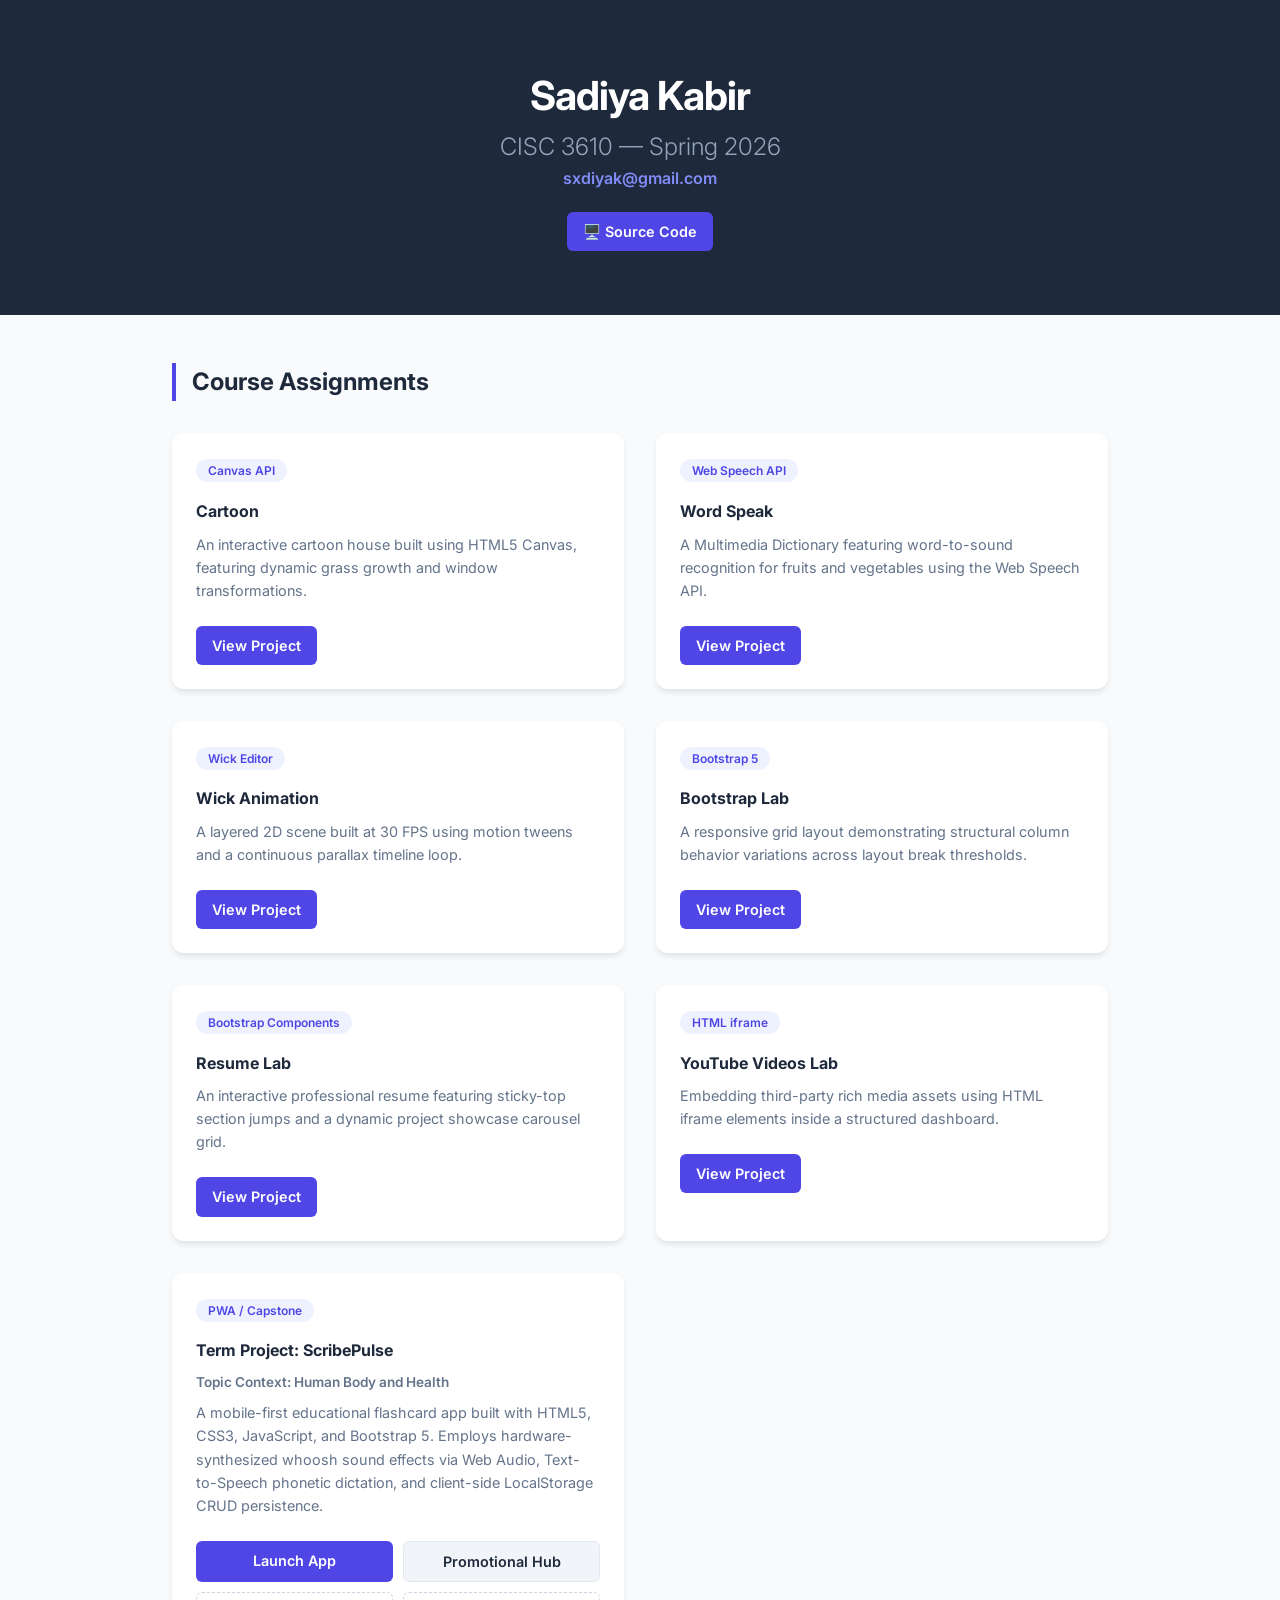
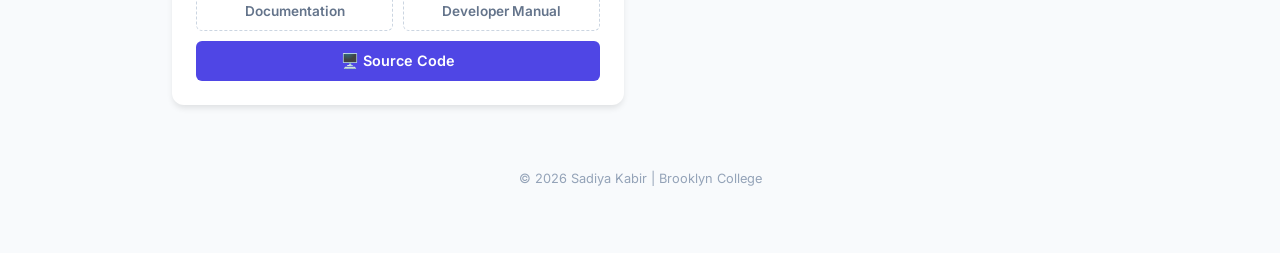
<file: index.html>
<!DOCTYPE html>
<html lang="en">
<head>
    <meta charset="UTF-8">
    <meta name="viewport" content="width=device-width, initial-scale=1.0">
    <title>Sadiya Kabir | CISC 3610 Portfolio</title>
    <link rel="stylesheet" href="style.css">
    <link href="https://fonts.googleapis.com/css2?family=Inter:wght@300;400;600&display=swap" rel="stylesheet">
    <style>
        /* 🎯 RESPONSIVE BUTTON WRAPPING SYSTEM (PREVENTS SQUEEZING ON NARROW SCREENS) */
        .pwa-btn-container {
            display: flex;
            flex-wrap: wrap;
            gap: 10px;
            margin-top: 15px;
            width: 100%;
        }
        .pwa-btn-container .btn {
            flex: 1 1 calc(50% - 10px); /* Splits into equal 2x2 grid when space is tight */
            min-width: 120px;
            text-align: center;
            white-space: nowrap;
        }
    </style>
</head>
<body>

    <header>
        <div class="container">
            <h1>Sadiya Kabir</h1>
            <h2>CISC 3610 — Spring 2026</h2>
            <div class="contact-info">
                <a href="mailto:sxdiyak@gmail.com">sxdiyak@gmail.com</a>
            </div>
            <div class="source-code">
                <a href="https://github.com/m-kabir02/portfolio" class="btn secondary" target="_blank">
                    🖥️ Source Code
                </a>
            </div>
        </div>
    </header>

    <main class="container">
        <section id="assignments">
            <h3>Course Assignments</h3>
            <div class="project-grid">
                
                <div class="card">
                    <div class="card-content">
                        <span class="tag">Canvas API</span>
                        <h4>Cartoon</h4>
                        <p>An interactive cartoon house built using HTML5 Canvas, featuring dynamic grass growth and window transformations.</p>
                        <a href="cartoon/index.html" class="btn">View Project</a>
                    </div>
                </div>

                <div class="card">
                    <div class="card-content">
                        <span class="tag">Web Speech API</span>
                        <h4>Word Speak</h4>
                        <p>A Multimedia Dictionary featuring word-to-sound recognition for fruits and vegetables using the Web Speech API.</p>
                        <a href="multimedia-dictionary/index.html" class="btn">View Project</a>
                    </div>
                </div>

                <div class="card">
                    <div class="card-content">
                        <span class="tag">Wick Editor</span>
                        <h4>Wick Animation</h4>
                        <p>A layered 2D scene built at 30 FPS using motion tweens and a continuous parallax timeline loop.</p>
                        <a href="wick-animation/index.html" class="btn">View Project</a>
                    </div>
                </div>

                <div class="card">
                    <div class="card-content">
                        <span class="tag">Bootstrap 5</span>
                        <h4>Bootstrap Lab</h4>
                        <p>A responsive grid layout demonstrating structural column behavior variations across layout break thresholds.</p>
                        <a href="bootstrap-grid/index.html" class="btn">View Project</a>
                    </div>
                </div>

                <div class="card">
                    <div class="card-content">
                        <span class="tag">Bootstrap Components</span>
                        <h4>Resume Lab</h4>
                        <p>An interactive professional resume featuring sticky-top section jumps and a dynamic project showcase carousel grid.</p>
                        <a href="resume-lab/index.html" class="btn">View Project</a>
                    </div>
                </div>
                
                <div class="card">
                    <div class="card-content">
                        <span class="tag">HTML iframe</span>
                        <h4>YouTube Videos Lab</h4>
                        <p>Embedding third-party rich media assets using HTML iframe elements inside a structured dashboard.</p>
                        <a href="youtube-lab/index.html" class="btn">View Project</a>
                    </div>
                </div>

                <div class="card term-project-card">
                    <div class="card-content">
                        <span class="tag">PWA / Capstone</span>
                        <h4>Term Project: ScribePulse</h4>
                        <p style="font-size: 0.85rem; color: #64748b; margin-bottom: 8px; font-weight: 600;">Topic Context: Human Body and Health</p>
                        <p>A mobile-first educational flashcard app built with HTML5, CSS3, JavaScript, and Bootstrap 5. Employs hardware-synthesized whoosh sound effects via Web Audio, Text-to-Speech phonetic dictation, and client-side LocalStorage CRUD persistence.</p>
                        
                        <div class="pwa-btn-container">
                            <a href="pwa/index.html" class="btn" target="_blank">Launch App</a>
                            <a href="pwa/promo.html" class="btn" style="background-color: #f1f5f9; color: #1e293b; border: 1px solid #e2e8f0;">Promotional Hub</a>
                            <a href="pwa/user-documentation.txt" target="_blank" class="btn" style="font-size: 0.85rem; background: transparent; color: #64748b; border: 1px dashed #cbd5e1;">Documentation</a>
                            <a href="pwa/promo.html#developer-manual" class="btn" style="font-size: 0.85rem; background: transparent; color: #64748b; border: 1px dashed #cbd5e1;">Developer Manual</a>
                            <a href="https://github.com/m-kabir02/portfolio/tree/main/pwa" class="btn secondary" target="_blank">🖥️ Source Code</a>
                        </div>
                    </div>
                </div>

            </div>
        </section>
    </main>

    <footer>
        <p>&copy; 2026 Sadiya Kabir | Brooklyn College</p>
    </footer>

</body>
</html>
</file>
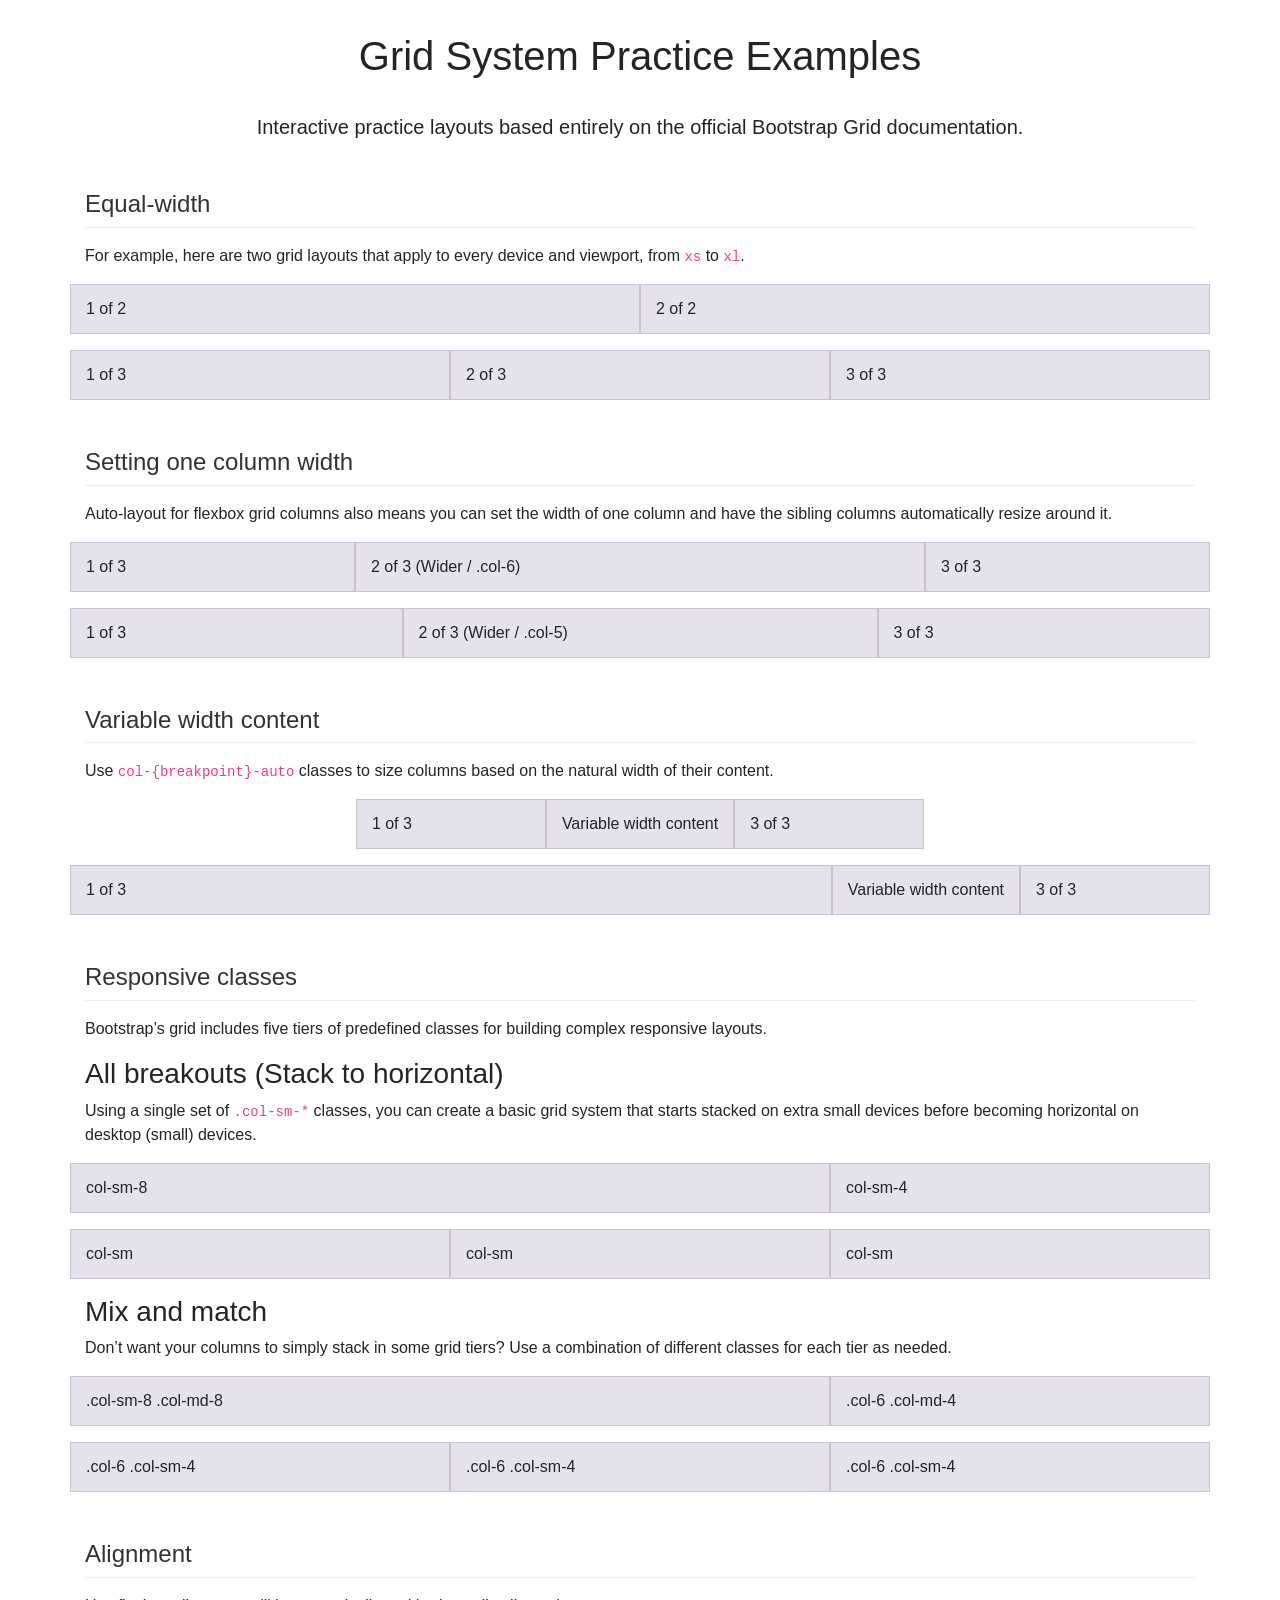
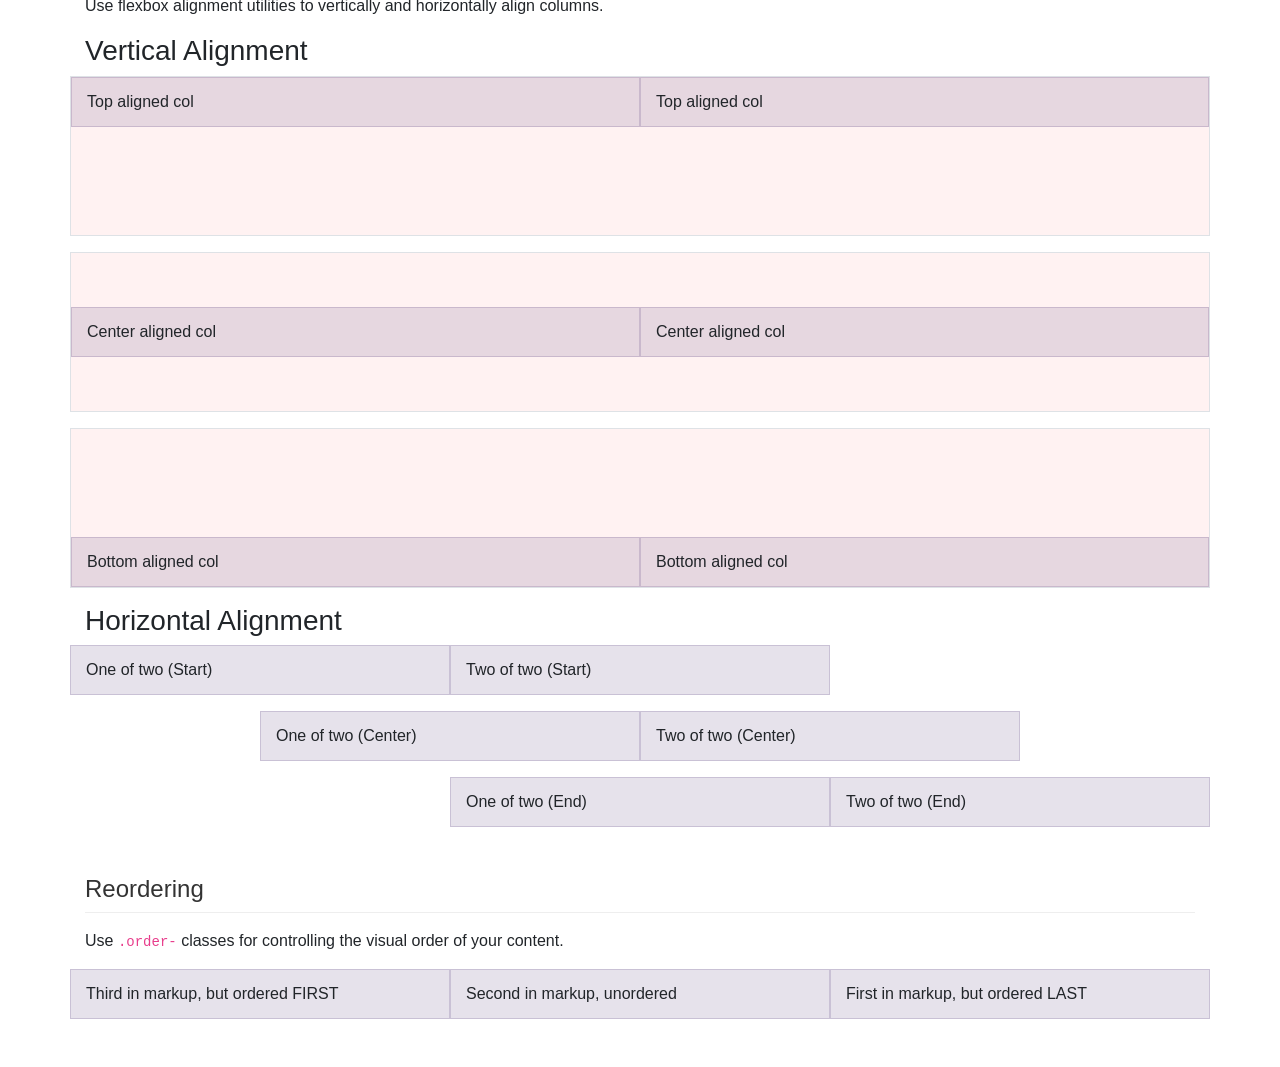
<file: bootstrap-grid/index.html>
<!DOCTYPE html>
<html lang="en">
<head>
    <meta charset="UTF-8">
    <meta name="viewport" content="width=device-width, initial-scale=1.0">
    <title>Bootstrap Grid Practice Examples</title>
    <link rel="stylesheet" href="https://cdn.jsdelivr.net/npm/bootstrap@4.6.2/dist/css/bootstrap.min.css">
    
    <style>
        body {
            padding-top: 2rem;
            padding-bottom: 2rem;
            background-color: #fff;
            color: #212529;
        }
        h1 {
            margin-bottom: 2rem;
        }
        h2 {
            margin-top: 3rem;
            margin-bottom: 1rem;
            font-size: 1.5rem;
            color: #333;
            border-bottom: 1px solid #eee;
            padding-bottom: 0.5rem;
        }
        
        /* Official Docs-like styling for grid rows and columns */
        .themed-grid-col {
            padding-top: .75rem;
            padding-bottom: .75rem;
            background-color: rgba(86, 61, 124, .15);
            border: 1px solid rgba(86, 61, 124, .2);
        }
        .themed-container {
            padding: .75rem;
            margin-bottom: 1.5rem;
            background-color: rgba(0, 123, 255, .15);
            border: 1px solid rgba(0, 123, 255, .2);
        }
        .row {
            margin-bottom: 1rem;
        }
        /* Custom row height for demonstrating vertical alignment */
        .demo-align-row {
            min-height: 10rem;
            background-color: rgba(255, 0, 0, 0.05);
        }
    </style>
</head>
<body>

    <div class="container">
        <div class="text-center mb-5">
            <h1>Grid System Practice Examples</h1>
            <p class="lead">Interactive practice layouts based entirely on the official Bootstrap Grid documentation.</p>
        </div>

        <h2>Equal-width</h2>
        <p>For example, here are two grid layouts that apply to every device and viewport, from <code>xs</code> to <code>xl</code>.</p>
        
        <div class="row">
            <div class="col themed-grid-col">1 of 2</div>
            <div class="col themed-grid-col">2 of 2</div>
        </div>
        <div class="row">
            <div class="col themed-grid-col">1 of 3</div>
            <div class="col themed-grid-col">2 of 3</div>
            <div class="col themed-grid-col">3 of 3</div>
        </div>


        <h2>Setting one column width</h2>
        <p>Auto-layout for flexbox grid columns also means you can set the width of one column and have the sibling columns automatically resize around it.</p>
        
        <div class="row">
            <div class="col themed-grid-col">1 of 3</div>
            <div class="col-6 themed-grid-col">2 of 3 (Wider / .col-6)</div>
            <div class="col themed-grid-col">3 of 3</div>
        </div>
        <div class="row">
            <div class="col themed-grid-col">1 of 3</div>
            <div class="col-5 themed-grid-col">2 of 3 (Wider / .col-5)</div>
            <div class="col themed-grid-col">3 of 3</div>
        </div>


        <h2>Variable width content</h2>
        <p>Use <code>col-{breakpoint}-auto</code> classes to size columns based on the natural width of their content.</p>
        
        <div class="row justify-content-md-center">
            <div class="col col-lg-2 themed-grid-col">1 of 3</div>
            <div class="col-md-auto themed-grid-col">Variable width content</div>
            <div class="col col-lg-2 themed-grid-col">3 of 3</div>
        </div>
        <div class="row">
            <div class="col themed-grid-col">1 of 3</div>
            <div class="col-md-auto themed-grid-col">Variable width content</div>
            <div class="col col-lg-2 themed-grid-col">3 of 3</div>
        </div>


        <h2>Responsive classes</h2>
        <p>Bootstrap’s grid includes five tiers of predefined classes for building complex responsive layouts.</p>
        
        <h3>All breakouts (Stack to horizontal)</h3>
        <p>Using a single set of <code>.col-sm-*</code> classes, you can create a basic grid system that starts stacked on extra small devices before becoming horizontal on desktop (small) devices.</p>
        <div class="row">
            <div class="col-sm-8 themed-grid-col">col-sm-8</div>
            <div class="col-sm-4 themed-grid-col">col-sm-4</div>
        </div>
        <div class="row">
            <div class="col-sm themed-grid-col">col-sm</div>
            <div class="col-sm themed-grid-col">col-sm</div>
            <div class="col-sm themed-grid-col">col-sm</div>
        </div>

        <h3>Mix and match</h3>
        <p>Don’t want your columns to simply stack in some grid tiers? Use a combination of different classes for each tier as needed.</p>
        <div class="row">
            <div class="col-sm-8 col-md-8 themed-grid-col">.col-sm-8 .col-md-8</div>
            <div class="col-6 col-md-4 themed-grid-col">.col-6 .col-md-4</div>
        </div>
        <div class="row">
            <div class="col-6 col-sm-4 themed-grid-col">.col-6 .col-sm-4</div>
            <div class="col-6 col-sm-4 themed-grid-col">.col-6 .col-sm-4</div>
            <div class="col-6 col-sm-4 themed-grid-col">.col-6 .col-sm-4</div>
        </div>


        <h2>Alignment</h2>
        <p>Use flexbox alignment utilities to vertically and horizontally align columns.</p>
        
        <h3>Vertical Alignment</h3>
        <div class="row align-items-start demo-align-row border mb-3">
            <div class="col themed-grid-col">Top aligned col</div>
            <div class="col themed-grid-col">Top aligned col</div>
        </div>
        <div class="row align-items-center demo-align-row border mb-3">
            <div class="col themed-grid-col">Center aligned col</div>
            <div class="col themed-grid-col">Center aligned col</div>
        </div>
        <div class="row align-items-end demo-align-row border mb-3">
            <div class="col themed-grid-col">Bottom aligned col</div>
            <div class="col themed-grid-col">Bottom aligned col</div>
        </div>

        <h3>Horizontal Alignment</h3>
        <div class="row justify-content-start">
            <div class="col-4 themed-grid-col">One of two (Start)</div>
            <div class="col-4 themed-grid-col">Two of two (Start)</div>
        </div>
        <div class="row justify-content-center">
            <div class="col-4 themed-grid-col">One of two (Center)</div>
            <div class="col-4 themed-grid-col">Two of two (Center)</div>
        </div>
        <div class="row justify-content-end">
            <div class="col-4 themed-grid-col">One of two (End)</div>
            <div class="col-4 themed-grid-col">Two of two (End)</div>
        </div>


        <h2>Reordering</h2>
        <p>Use <code>.order-</code> classes for controlling the visual order of your content.</p>
        
        <div class="row">
            <div class="col themed-grid-col order-last">First in markup, but ordered LAST</div>
            <div class="col themed-grid-col">Second in markup, unordered</div>
            <div class="col themed-grid-col order-first">Third in markup, but ordered FIRST</div>
        </div>

    </div>

    <script src="https://cdn.jsdelivr.net/npm/jquery@3.5.1/dist/jquery.slim.min.js"></script>
    <script src="https://cdn.jsdelivr.net/npm/bootstrap@4.6.2/dist/js/bootstrap.bundle.min.js"></script>
</body>
</html>
</file>
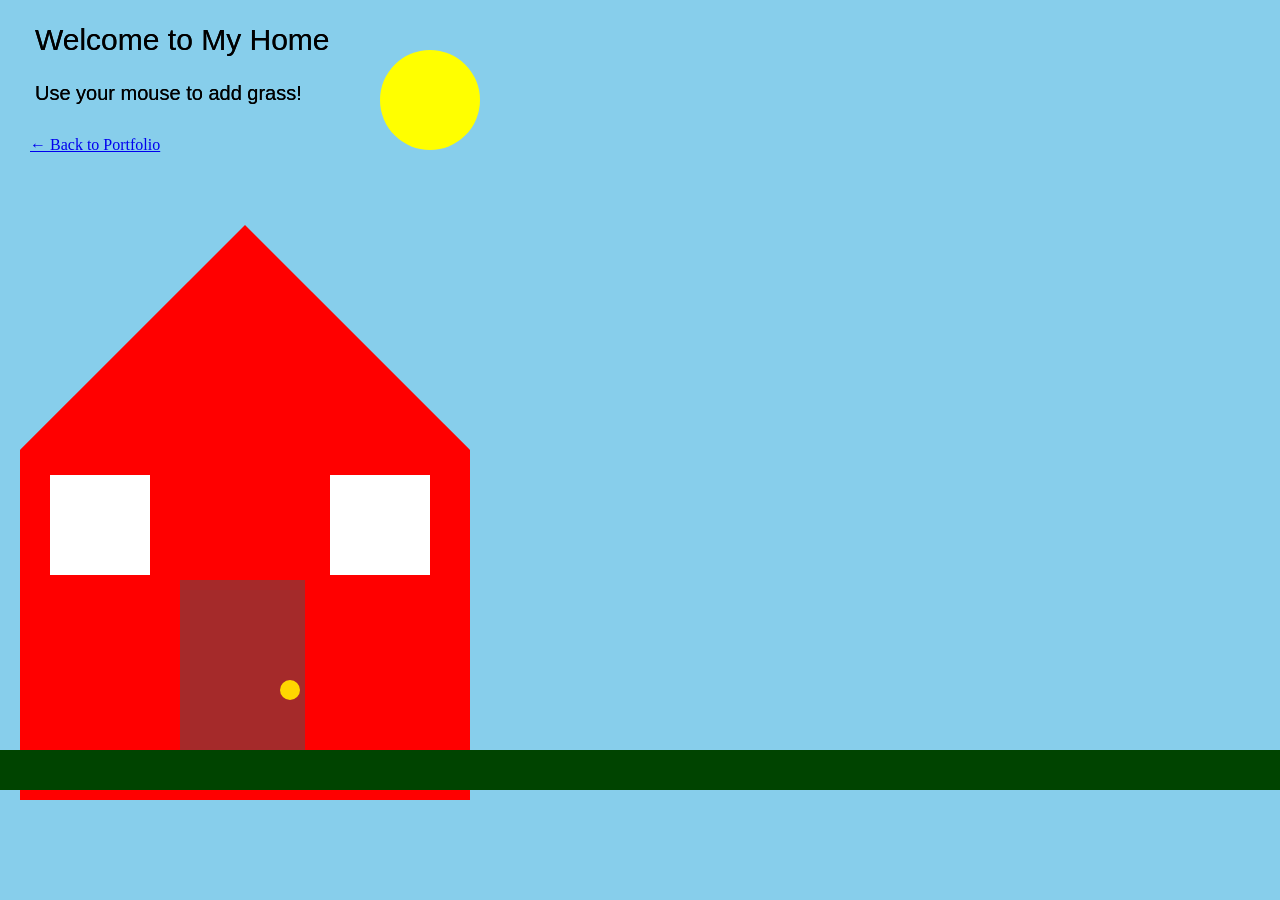
<file: cartoon/index.html>
<!DOCTYPE html>
<html lang="en">
<head>
    <meta charset="UTF-8">
    <meta name="viewport" content="width=device-width, initial-scale=1.0">
    <title>Canvas basics</title>
    <link rel="stylesheet" href="style.css">
</head>
<body>
    <canvas id="canvas1"></canvas>
    <p id="home"><a href="../index.html">← Back to Portfolio</a></p>
    <script src="script.js"></script>
</body>
</html>
</file>
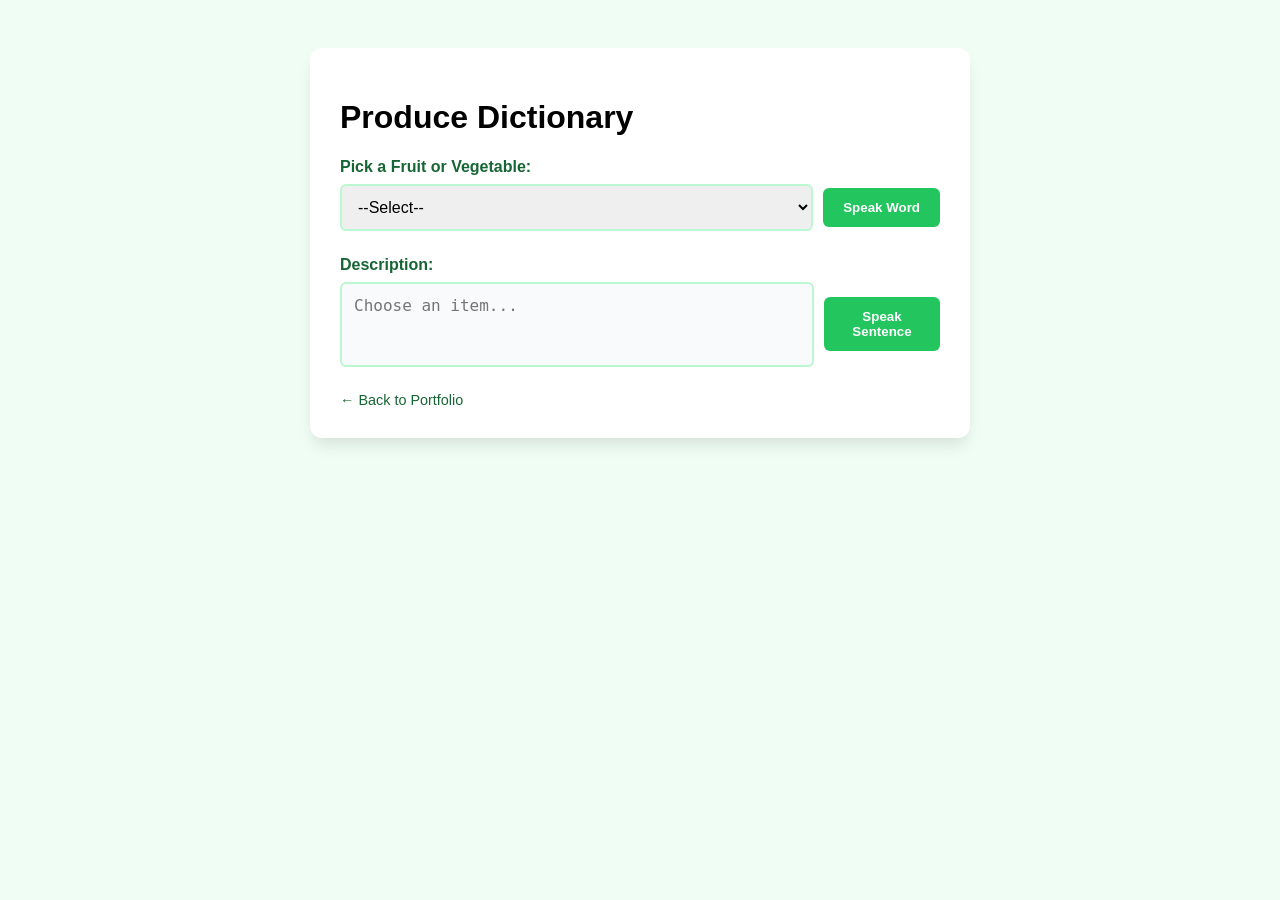
<file: multimedia-dictionary/index.html>
<!DOCTYPE html>
<html lang="en">
<head>
    <meta charset="UTF-8">
    <title>Fruit & Veggie Dictionary</title>
    <style>
        body { font-family: 'Segoe UI', Tahoma, Geneva, Verdana, sans-serif; padding: 40px; background-color: #f0fdf4; }
        .container { max-width: 600px; margin: auto; background: white; padding: 30px; border-radius: 12px; box-shadow: 0 10px 15px -3px rgba(0,0,0,0.1); }
        .section { margin-bottom: 25px; display: flex; align-items: center; gap: 10px; }
        label { display: block; font-weight: bold; margin-bottom: 8px; color: #166534; }
        select, textarea { padding: 12px; border: 2px solid #bbf7d0; border-radius: 6px; font-size: 16px; }
        select { flex-grow: 1; }
        textarea { width: 100%; resize: none; background-color: #f9fafb; color: #374151; }
        button { padding: 12px 20px; cursor: pointer; background-color: #22c55e; color: white; border: none; border-radius: 6px; font-weight: bold; }
        button:hover { background-color: #16a34a; }
        .nav-link { display: block; margin-top: 20px; color: #166534; text-decoration: none; font-size: 0.9em; }
    </style>
</head>
<body>

<div class="container">
    <h1>Produce Dictionary</h1>

    <label>Pick a Fruit or Vegetable:</label>
    <div class="section">
        <select id="wordSelect" onchange="syncDictionary()">
            <option value="">--Select--</option>
            <option value="Broccoli" data-sentence="A green vegetable that looks like a miniature tree.">Broccoli</option>
            <option value="Eggplant" data-sentence="A purple, fleshy vegetable often used in Mediterranean cooking.">Eggplant</option>
            <option value="Mango" data-sentence="A sweet, tropical stone fruit with yellow-orange flesh.">Mango</option>
            <option value="Pumpkin" data-sentence="A large orange squash often carved during Halloween.">Pumpkin</option>
            <option value="Spinach" data-sentence="A leafy green vegetable that is very high in iron.">Spinach</option>
        </select>
        <button onclick="handleSpeakWord()">Speak Word</button>
    </div>

    <label>Description:</label>
    <div class="section">
        <textarea id="sentenceDisplay" rows="3" readonly placeholder="Choose an item..."></textarea>
        <button onclick="handleSpeakSentence()">Speak Sentence</button>
    </div>

    <a href="../index.html" class="nav-link">← Back to Portfolio</a>
</div>

<script src="script.js"></script>
</body>
</html>
</file>
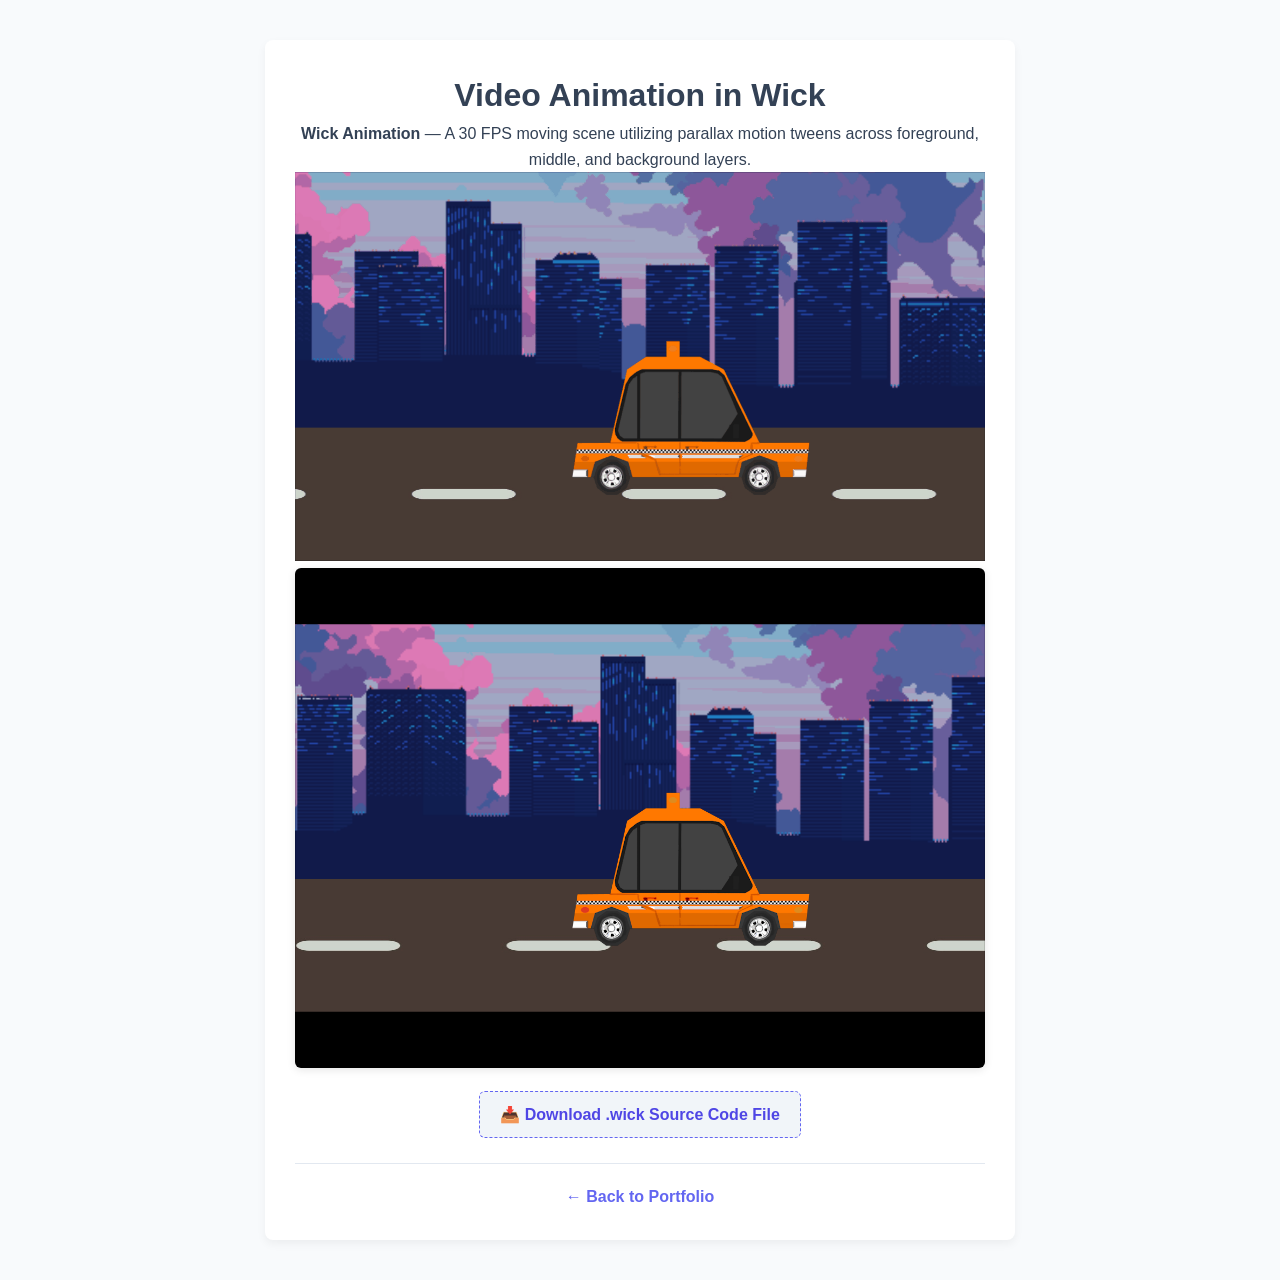
<file: wick-animation/index.html>
<!DOCTYPE html>
<html lang="en">
<head>
    <meta charset="UTF-8">
    <meta name="viewport" content="width=device-width, initial-scale=1.0">
    <title>Video Animation in Wick | Sadiya Kabir</title>
    <link rel="stylesheet" href="../style.css"> 
    <style>
        .animation-container { 
            max-width: 750px; 
            margin: 40px auto; 
            background: white; 
            padding: 30px; 
            border-radius: 8px; 
            box-shadow: 0 4px 10px rgba(0,0,0,0.05); 
            text-align: center; 
        }
        video { 
            width: 100%; 
            border-radius: 6px; 
            box-shadow: 0 2px 8px rgba(0,0,0,0.1); 
            margin: 20px 0; 
        }
        .source-download { 
            display: inline-block; 
            margin: 15px 0 25px 0; 
            padding: 10px 20px; 
            background-color: #f1f5f9; 
            border: 1px dashed #6366f1; 
            border-radius: 6px; 
            color: #4f46e5; 
            text-decoration: none; 
            font-weight: 600; 
        }
        .source-download:hover { 
            background-color: #e2e8f0; 
        }
        .back-link { 
            display: block; 
            margin-top: 20px; 
            color: #6366f1; 
            text-decoration: none; 
            font-weight: bold; 
        }
    </style>
</head>
<body>

    <div class="animation-container">
        <h1>Video Animation in Wick</h1>
        <p><strong>Wick Animation</strong> — A 30 FPS moving scene utilizing parallax motion tweens across foreground, middle, and background layers.</p>
        
        <img src="animation.gif" alt="Wick Animation" width="100%">

        <iframe src="animation.html" width="100%" height="500px" style="border:none; border-radius:6px; box-shadow:0 2px 8px rgba(0,0,0,0.1);"></iframe>

        <br>
        <a href="project.wick" download class="source-download">
            📥 Download .wick Source Code File
        </a>

        <hr style="border: 0; border-top: 1px solid #e2e8f0;">
        <a href="../index.html" class="back-link">← Back to Portfolio</a>
    </div>

</body>
</html>
</file>
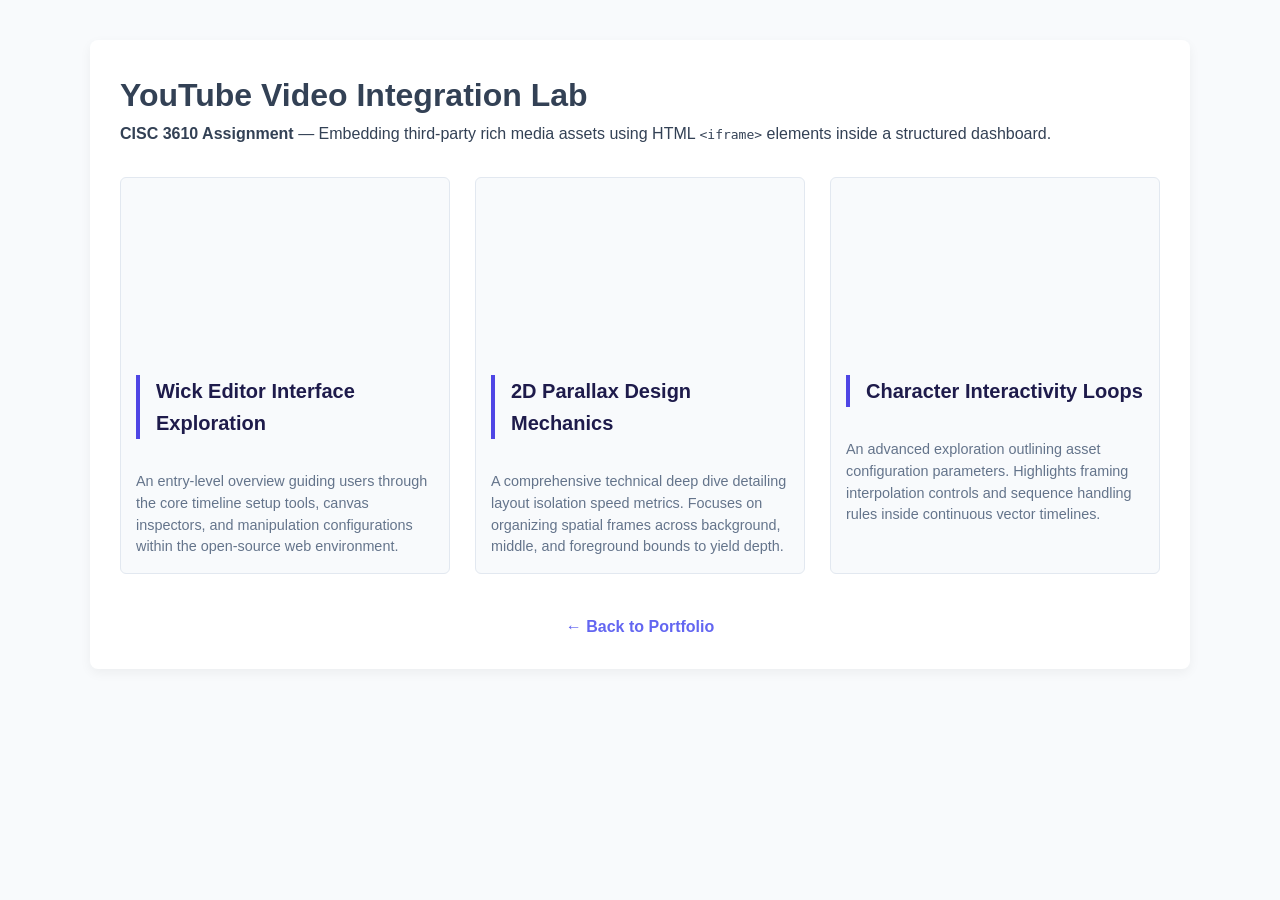
<file: youtube-lab/index.html>
<!DOCTYPE html>
<html lang="en">
<head>
    <meta charset="UTF-8">
    <meta name="viewport" content="width=device-width, initial-scale=1.0">
    <title>YouTube Videos Lab | Sadiya Kabir</title>
    <link rel="stylesheet" href="../style.css">
    <style>
        .video-container {
            max-width: 1100px;
            margin: 40px auto;
            background: white;
            padding: 30px;
            border-radius: 8px;
            box-shadow: 0 4px 12px rgba(0,0,0,0.05);
        }
        
        .video-grid {
            display: grid;
            grid-template-columns: repeat(auto-fit, minmax(300px, 1fr));
            gap: 25px;
            margin-top: 30px;
        }

        .video-card {
            background: #f8fafc;
            border: 1px solid #e2e8f0;
            border-radius: 6px;
            padding: 15px;
            display: flex;
            flex-direction: column;
        }

        /* Responsive iframe wrapper preservation */
        .iframe-wrapper {
            position: relative;
            width: 100%;
            padding-bottom: 56.25%; /* 16:9 Aspect Ratio */
            height: 0;
            margin-bottom: 15px;
            border-radius: 4px;
            overflow: hidden;
        }

        .iframe-wrapper iframe {
            position: absolute;
            top: 0;
            left: 0;
            width: 100%;
            height: 100%;
        }

        .video-info h3 {
            margin-top: 0;
            font-size: 1.25rem;
            color: #1e1b4b;
        }

        .video-info p {
            font-size: 0.9rem;
            color: #64748b;
            line-height: 1.5;
        }

        .back-link {
            display: block;
            text-align: center;
            margin-top: 40px;
            color: #6366f1;
            text-decoration: none;
            font-weight: bold;
        }
    </style>
</head>
<body>

    <div class="video-container">
        <h1>YouTube Video Integration Lab</h1>
        <p><strong>CISC 3610 Assignment</strong> — Embedding third-party rich media assets using HTML <code>&lt;iframe&gt;</code> elements inside a structured dashboard.</p>

        <div class="video-grid">

            <div class="video-card">
                <div class="iframe-wrapper">
                    <iframe src="https://www.youtube.com/embed/9CU1EX3R-OQ?si=4eLvloPtUzfdVHYo" title="YouTube video player" frameborder="0" allow="accelerometer; autoplay; clipboard-write; encrypted-media; gyroscope; picture-in-picture; web-share" referrerpolicy="strict-origin-when-cross-origin" allowfullscreen></iframe>
                </div>
                <div class="video-info">
                    <h3>Wick Editor Interface Exploration</h3>
                    <p>An entry-level overview guiding users through the core timeline setup tools, canvas inspectors, and manipulation configurations within the open-source web environment.</p>
                </div>
            </div>

            <div class="video-card">
                <div class="iframe-wrapper">
                    <iframe src="https://www.youtube.com/embed/MDooPrV-zUI?si=m85rAIF2MXFHp79R" title="YouTube video player" frameborder="0" allow="accelerometer; autoplay; clipboard-write; encrypted-media; gyroscope; picture-in-picture; web-share" referrerpolicy="strict-origin-when-cross-origin" allowfullscreen></iframe>
                </div>
                <div class="video-info">
                    <h3>2D Parallax Design Mechanics</h3>
                    <p>A comprehensive technical deep dive detailing layout isolation speed metrics. Focuses on organizing spatial frames across background, middle, and foreground bounds to yield depth.</p>
                </div>
            </div>

            <div class="video-card">
                <div class="iframe-wrapper">
                    <iframe src="https://www.youtube.com/embed/cZj0j7rCcek?si=3USR_e5siRN5iVbH" title="YouTube video player" frameborder="0" allow="accelerometer; autoplay; clipboard-write; encrypted-media; gyroscope; picture-in-picture; web-share" referrerpolicy="strict-origin-when-cross-origin" allowfullscreen></iframe>
                </div>
                <div class="video-info">
                    <h3>Character Interactivity Loops</h3>
                    <p>An advanced exploration outlining asset configuration parameters. Highlights framing interpolation controls and sequence handling rules inside continuous vector timelines.</p>
                </div>
            </div>

        </div>

        <a href="../index.html" class="back-link">← Back to Portfolio</a>
    </div>

</body>
</html>
</file>
<file: style.css>
:root {
    --primary: #4f46e5;
    --dark: #1e293b;
    --light: #f8fafc;
    --text: #334155;
}

* { box-sizing: border-box; margin: 0; padding: 0; }

body {
    font-family: 'Inter', sans-serif;
    background-color: var(--light);
    color: var(--text);
    line-height: 1.6;
}

.container {
    max-width: 1000px;
    margin: 0 auto;
    padding: 0 2rem;
}

header {
    background-color: var(--dark);
    color: white;
    padding: 4rem 0;
    text-align: center;
    margin-bottom: 3rem;
}

header h1 { font-size: 2.5rem; letter-spacing: -1px; }
header h2 { font-weight: 300; color: #94a3b8; }

.contact-info a {
    color: #818cf8;
    text-decoration: none;
    font-weight: 600;
    display: inline-block; 
    margin-bottom: 20px;   
}

h3 {
    font-size: 1.5rem;
    margin-bottom: 2rem;
    color: var(--dark);
    border-left: 4px solid var(--primary);
    padding-left: 1rem;
}

/* Grid Layout */
.project-grid {
    display: grid;
    grid-template-columns: repeat(auto-fill, minmax(300px, 1fr));
    gap: 2rem;
}

/* Card Styling */
.card {
    background: white;
    border-radius: 12px;
    overflow: hidden;
    box-shadow: 0 4px 6px -1px rgba(0, 0, 0, 0.1);
    transition: transform 0.2s ease, box-shadow 0.2s ease;
}

.card:hover {
    transform: translateY(-5px);
    box-shadow: 0 10px 15px -3px rgba(0, 0, 0, 0.1);
}

.card-content { padding: 1.5rem; }

.tag {
    background: #eef2ff;
    color: var(--primary);
    font-size: 0.75rem;
    font-weight: 600;
    padding: 0.25rem 0.75rem;
    border-radius: 99px;
}

.card h4 { margin: 1rem 0 0.5rem; color: var(--dark); }

.card p { font-size: 0.9rem; color: #64748b; margin-bottom: 1.5rem; }

.btn {
    display: inline-block;
    background: var(--primary);
    color: white;
    padding: 0.5rem 1rem;
    border-radius: 6px;
    text-decoration: none;
    font-size: 0.9rem;
    font-weight: 600;
}

.placeholder {
    border: 2px dashed #cbd5e1;
    background: transparent;
    box-shadow: none;
    opacity: 0.6;
}

footer {
    text-align: center;
    padding: 4rem 0;
    font-size: 0.8rem;
    color: #94a3b8;
}
</file>
<file: cartoon/style.css>
p{
    position: absolute;
    top: 120px;  /* Moves it down from the top to the "top middle" area */
    left: 30px; /* Aligned 30px from the left */
    z-index: 10; /* Ensures it stays above the canvas */
}

#canvas1 {
    position: absolute;
    background: skyblue;
    width: 100%;
    height: 100%;
    top: 0;
    left: 0;
}
</file>
